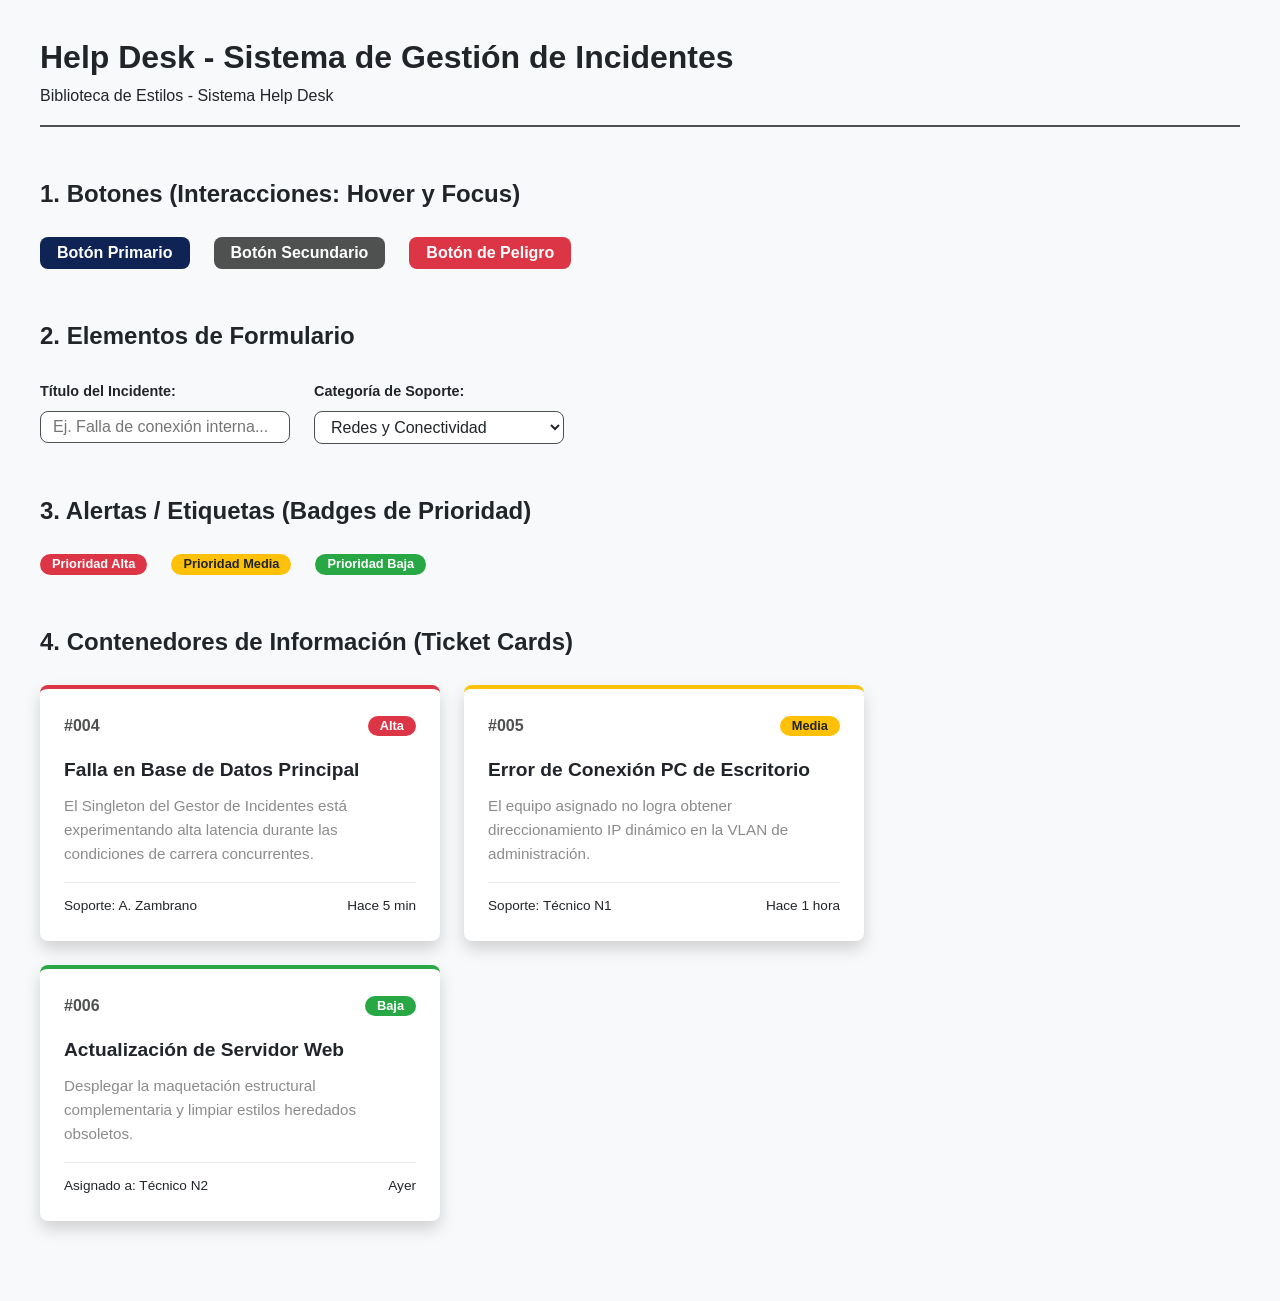
<file: HELPDESK/Actividad_5/index.html>
<!DOCTYPE html>
<html lang="es">
<head>
    <meta charset="UTF-8">
    <meta name="viewport" content="width=device-width, initial-scale=1.0">
    <title>Design System - Biblioteca de Componentes UI</title>
    <link rel="stylesheet" href="style.css">
</head>
<body>

    <div class="uikit-container">
        <header class="uikit-header">
            <h1>Help Desk - Sistema de Gestión de Incidentes</h1>
            <p>Biblioteca de Estilos - Sistema Help Desk</p>
        </header>

        <main>
            <section class="uikit-section">
                <h2>1. Botones (Interacciones: Hover y Focus)</h2>
                <div class="component-gallery">
                    <button class="btn btn-primary">Botón Primario</button>
                    <button class="btn btn-secondary">Botón Secundario</button>
                    <button class="btn btn-danger">Botón de Peligro</button>
                </div>
            </section>

            <section class="uikit-section">
                <h2>2. Elementos de Formulario</h2>
                <div class="component-gallery">
                    <div class="form-group">
                        <label class="form-label" for="txt-ejemplo">Título del Incidente:</label>
                        <input class="form-control" type="text" id="txt-ejemplo" placeholder="Ej. Falla de conexión interna...">
                    </div>
                    <div class="form-group">
                        <label class="form-label" for="select-ejemplo">Categoría de Soporte:</label>
                        <select class="form-control" id="select-ejemplo">
                            <option value="red">Redes y Conectividad</option>
                            <option value="software">Desarrollo de Software</option>
                            <option value="hardware">Soporte Técnico Hardware</option>
                        </select>
                    </div>
                </div>
            </section>

            <section class="uikit-section">
                <h2>3. Alertas / Etiquetas (Badges de Prioridad)</h2>
                <div class="component-gallery">
                    <span class="badge badge-alta">Prioridad Alta</span>
                    <span class="badge badge-media">Prioridad Media</span>
                    <span class="badge badge-baja">Prioridad Baja</span>
                </div>
            </section>

            <section class="uikit-section">
                <h2>4. Contenedores de Información (Ticket Cards)</h2>
                <div class="component-gallery">
                    
                    <article class="ticket-card ticket-alta">
                        <div class="ticket-card-header">
                            <span class="ticket-id">#004</span>
                            <span class="badge badge-alta">Alta</span>
                        </div>
                        <div class="ticket-card-body">
                            <h3>Falla en Base de Datos Principal</h3>
                            <p>El Singleton del Gestor de Incidentes está experimentando alta latencia durante las condiciones de carrera concurrentes.</p>
                        </div>
                        <div class="ticket-card-footer">
                            <span>Soporte: A. Zambrano</span>
                            <span>Hace 5 min</span>
                        </div>
                    </article>

                    <article class="ticket-card ticket-media">
                        <div class="ticket-card-header">
                            <span class="ticket-id">#005</span>
                            <span class="badge badge-media">Media</span>
                        </div>
                        <div class="ticket-card-body">
                            <h3>Error de Conexión PC de Escritorio</h3>
                            <p>El equipo asignado no logra obtener direccionamiento IP dinámico en la VLAN de administración.</p>
                        </div>
                        <div class="ticket-card-footer">
                            <span>Soporte: Técnico N1</span>
                            <span>Hace 1 hora</span>
                        </div>
                    </article>

                    <article class="ticket-card ticket-baja">
                        <div class="ticket-card-header">
                            <span class="ticket-id">#006</span>
                            <span class="badge badge-baja">Baja</span>
                        </div>
                        <div class="ticket-card-body">
                            <h3>Actualización de Servidor Web</h3>
                            <p>Desplegar la maquetación estructural complementaria y limpiar estilos heredados obsoletos.</p>
                        </div>
                        <div class="ticket-card-footer">
                            <span>Asignado a: Técnico N2</span>
                            <span>Ayer</span>
                        </div>
                    </article>

                </div>
            </section>
        </main>
    </div>

</body>
</html>
</file>
<file: HELPDESK/Actividad_5/style.css>
/* Variables globales del sistema */
:root {
    --color-primary: #0f2455;       
    --color-primary-hover: #5575ac;
    --color-secondary: #4f5150;     
    --color-secondary-hover: #8b8b8b;
    --color-background: #f8f9fa;    
    --color-text: #212529;          
    --color-surface: #ffffff;       
    
    --color-danger: #dc3545;        
    --color-danger-hover: #951522;
    --color-warning: #ffc107;       
    --color-success: #28a745;       
    
    --font-base: 'Segoe UI', Tahoma, Geneva, Verdana, sans-serif;
    --border-radius: 8px;
    --border-radius-badge: 20px;
    
    --shadow-sm: 0 2px 4px rgba(0, 0, 0, 0.05);
    --shadow-md: 0 8px 16px rgba(0, 0, 0, 0.16);
    --shadow-focus: 0 0 0 3px rgba(0, 86, 179, 0.25);
}

/* Reset y configuracion del modelo de cajas */
* {
    box-sizing: border-box;
    margin: 0;
    padding: 0;
}

body {
    font-family: var(--font-base);
    background-color: var(--color-background);
    color: var(--color-text);
    line-height: 1.6;
    padding: 2rem;
}

/* Contenedores de la galeria UI */
.uikit-container {
    max-width: 1200px;
    margin: 0 auto;
}

.uikit-header {
    margin-bottom: 3rem;
    border-bottom: 2px solid var(--color-secondary);
    padding-bottom: 1rem;
}

.uikit-section {
    margin-bottom: 3rem;
}

.uikit-section h2 {
    margin-bottom: 1.5rem;
    color: var(--color-text); 
}

.component-gallery {
    display: flex;
    flex-wrap: wrap;
    gap: 1.5rem;
    align-items: center;
}

/* Componentes: Botones */
.btn {
    display: inline-block;
    font-weight: 600;
    text-align: center;
    white-space: nowrap;
    vertical-align: middle;
    user-select: none;
    border: 1px solid transparent;
    padding: 0.375rem 1rem;
    font-size: 1rem;
    border-radius: var(--border-radius);
    transition: background-color 0.15s ease-in-out, box-shadow 0.15s ease-in-out;
    cursor: pointer;
}

.btn:focus {
    outline: none;
    box-shadow: var(--shadow-focus);
}

.btn-primary {
    background-color: var(--color-primary);
    color: var(--color-surface);
}

.btn-primary:hover {
    background-color: var(--color-primary-hover);
}

.btn-secondary {
    background-color: var(--color-secondary);
    color: var(--color-surface);
}

.btn-secondary:hover {
    background-color: var(--color-secondary-hover);
}

.btn-danger {
    background-color: var(--color-danger);
    color: var(--color-surface);
}

.btn-danger:hover {
    background-color: var(--color-danger-hover);
}

/* Componentes: Formularios */
.form-group {
    display: flex;
    flex-direction: column;
    gap: 0.5rem;
    min-width: 250px;
}

.form-label {
    font-size: 0.9rem;
    font-weight: 600;
    color: var(--color-text);
}

.form-control {
    width: 100%;
    padding: 0.375rem 0.75rem;
    font-size: 1rem;
    font-family: inherit;
    color: var(--color-text);
    background-color: var(--color-surface);
    border: 1px solid var(--color-secondary);
    border-radius: var(--border-radius);
    transition: border-color 0.15s ease-in-out, box-shadow 0.15s ease-in-out;
}

.form-control:focus {
    border-color: var(--color-primary);
    outline: none;
    box-shadow: var(--shadow-focus);
}

/* Componentes: Tarjetas de Tickets */
.ticket-card {
    background-color: var(--color-surface);
    border-radius: var(--border-radius);
    box-shadow: var(--shadow-md);
    padding: 1.5rem;
    max-width: 400px;
    width: 100%;
    display: flex;
    flex-direction: column;
    gap: 1rem;
    border-top: 4px solid var(--color-primary);
}

.ticket-card-header {
    display: flex;
    justify-content: space-between;
    align-items: center;
}

.ticket-id {
    font-weight: bold;
    color: var(--color-secondary);
}

.ticket-card-body h3 {
    margin-bottom: 0.5rem;
    font-size: 1.2rem;
}

.ticket-card-body p {
    font-size: 0.95rem;
    color: var(--color-secondary-hover);
}

.ticket-card-footer {
    display: flex;
    justify-content: space-between;
    align-items: center;
    border-top: 1px solid #e9ecef;
    padding-top: 0.75rem;
    font-size: 0.85rem;
}

/* Componentes: Etiquetas de Prioridad (Badges) */
.badge {
    display: inline-block;
    padding: 0.25rem 0.75rem;
    font-size: 0.8rem;
    font-weight: 700;
    line-height: 1;
    text-align: center;
    white-space: nowrap;
    vertical-align: baseline;
    border-radius: var(--border-radius-badge);
    color: var(--color-surface);
}

.badge-alta {
    background-color: var(--color-danger);
}

.badge-media {
    background-color: var(--color-warning);
    color: #212529;
}

.badge-baja {
    background-color: var(--color-success);
}

/* Clases modificadoras para el color de las tarjetas segun la prioridad */
.ticket-alta {
    border-top-color: var(--color-danger);
}

.ticket-media {
    border-top-color: var(--color-warning);
}

.ticket-baja {
    border-top-color: var(--color-success);
}
</file>
